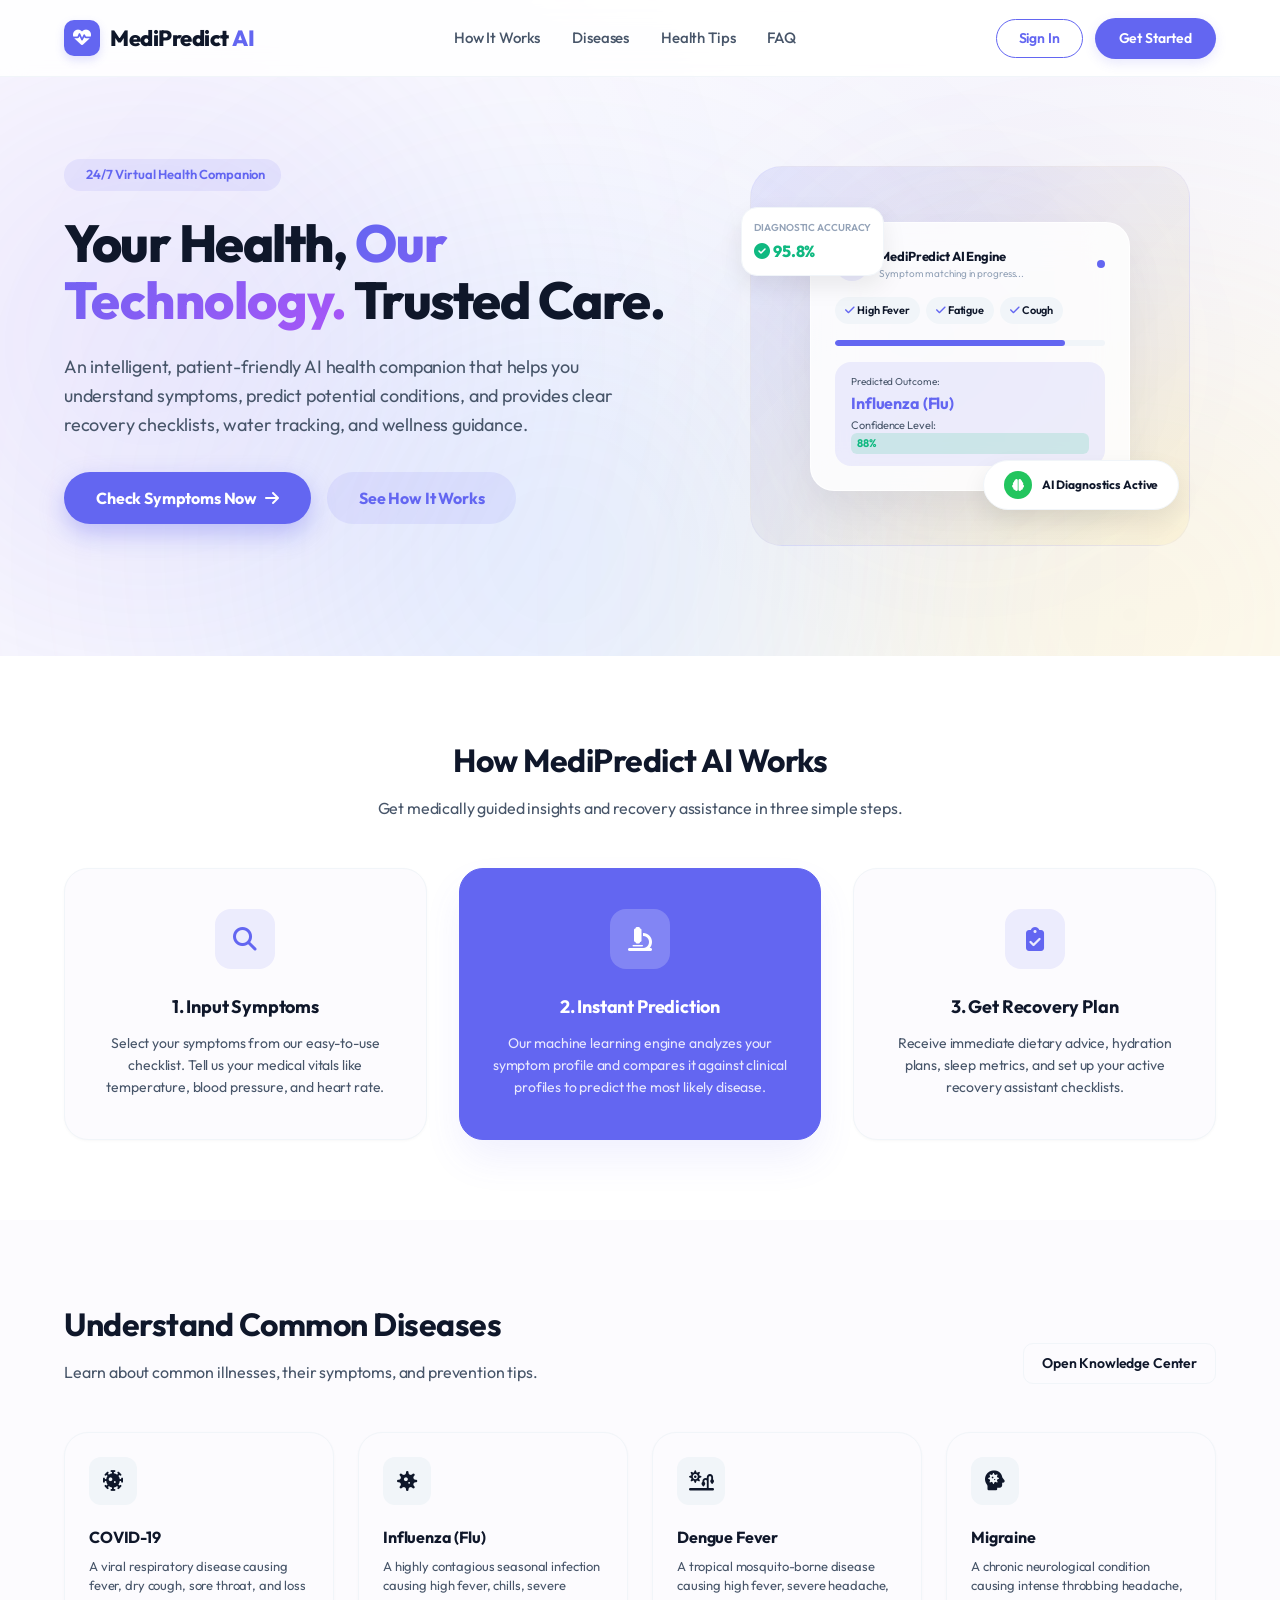
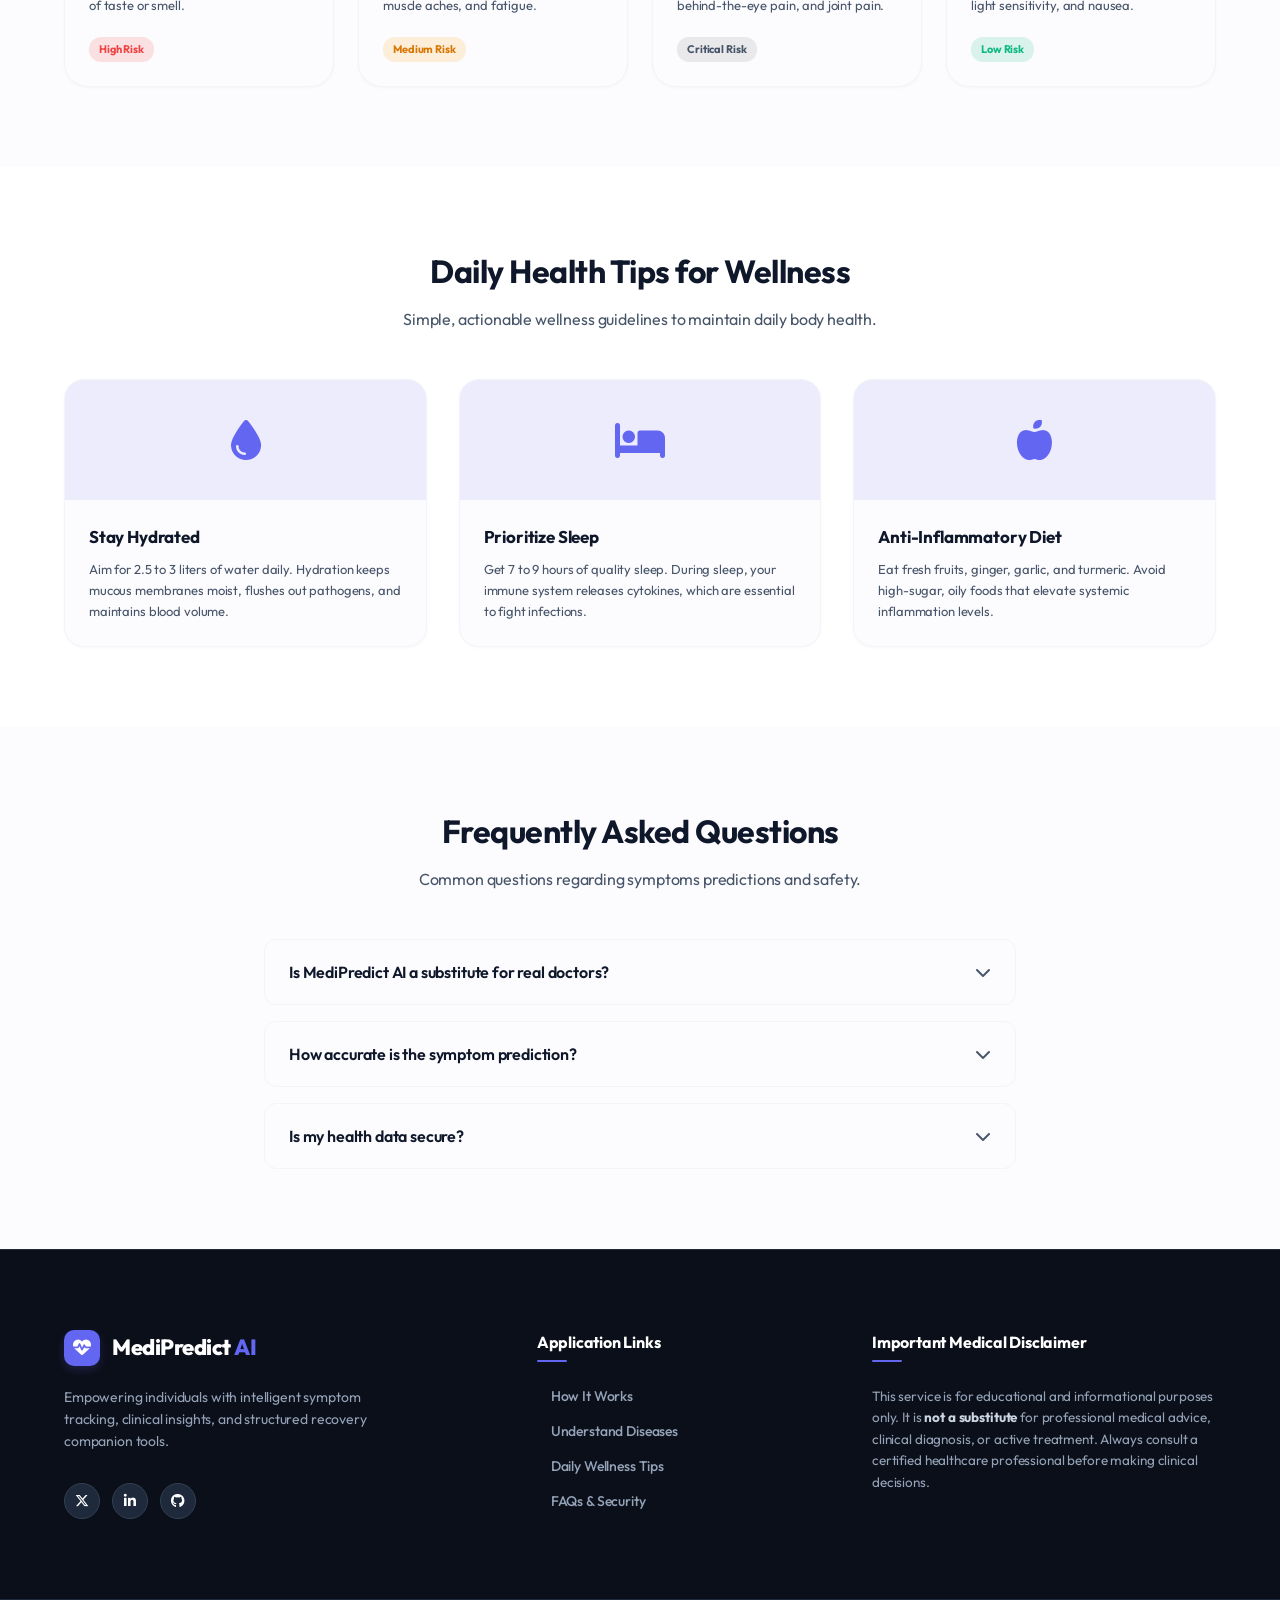
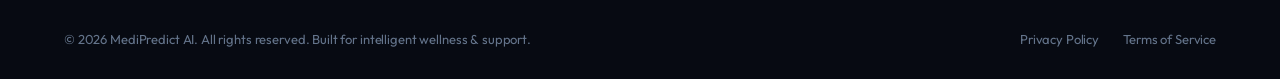
<file: frontend/index.html>
<!DOCTYPE html>
<html lang="en">
<head>
    <meta charset="UTF-8">
    <meta name="viewport" content="width=device-width, initial-scale=1.0">
    <title>MediPredict AI - Your Personal Health Companion</title>
    <link rel="stylesheet" href="css/landing.css">
    <link rel="stylesheet" href="https://cdnjs.cloudflare.com/ajax/libs/font-awesome/6.5.1/css/all.min.css">
    <link rel="preconnect" href="https://fonts.googleapis.com">
    <link rel="preconnect" href="https://fonts.gstatic.com" crossorigin>
    <link href="https://fonts.googleapis.com/css2?family=Outfit:wght@300;400;500;600;700&display=swap" rel="stylesheet">
    <script>
        // Set Theme instantly to light mode for the main page
        document.documentElement.setAttribute("data-theme", "light");
    </script>
</head>
<body>

    <!-- Ambient Background Blobs -->
    <div class="glow-blob blob-1"></div>
    <div class="glow-blob blob-2"></div>
    <div class="glow-blob blob-3"></div>

    <!-- Header Navigation -->
    <header class="navbar">
        <div class="nav-container">
            <div class="logo">
                <div class="logo-icon" style="background: var(--primary);"><i class="fa-solid fa-heart-pulse"></i></div>
                <span style="font-weight: 800; font-size: 22px; letter-spacing: -0.5px;">MediPredict <span style="color: var(--primary);">AI</span></span>
            </div>
            <nav class="nav-menu">
                <a href="#how-it-works" style="font-weight: 500;">How It Works</a>
                <a href="#disease-awareness" style="font-weight: 500;">Diseases</a>
                <a href="#health-tips" style="font-weight: 500;">Health Tips</a>
                <a href="#faq" style="font-weight: 500;">FAQ</a>
            </nav>
            <div class="nav-cta">
                <a href="login.html" class="btn-outline" style="border-radius: 50px; border-color: var(--primary); color: var(--primary); padding: 8px 22px;">Sign In</a>
                <a href="login.html?mode=register" class="btn-primary" style="border-radius: 50px; background: var(--primary); border: none; padding: 10px 24px; color: white;" >Get Started</a>
            </div>
        </div>
    </header>

    <!-- Hero Section -->
    <section class="hero" style="position: relative;">
        <div class="hero-container">
            <div class="hero-content">
                <span class="hero-badge" style="background: rgba(99, 102, 241, 0.1); color: var(--primary); font-weight: 600; padding: 6px 16px; border-radius: 50px;"><i class="fa-solid fa-sparkles"></i> 24/7 Virtual Health Companion</span>
                <h1 style="font-size: 52px; font-weight: 800; color: #0f172a; line-height: 1.1; margin-bottom: 24px; letter-spacing: -1.5px;">Your Health, <span style="background: linear-gradient(135deg, #6366f1 0%, #a855f7 100%); -webkit-background-clip: text; -webkit-text-fill-color: transparent;">Our Technology.</span> Trusted Care.</h1>
                <p style="font-size: 18px; color: var(--text-secondary); line-height: 1.6; margin-bottom: 32px; font-weight: 400;">An intelligent, patient-friendly AI health companion that helps you understand symptoms, predict potential conditions, and provides clear recovery checklists, water tracking, and wellness guidance.</p>
                <div class="hero-actions" style="margin-bottom: 32px;">
                    <a href="dashboard.html" class="btn-primary btn-lg" style="border-radius: 50px; padding: 14px 32px; background: var(--primary); font-weight: 700; box-shadow: 0 10px 25px rgba(99, 102, 241, 0.35);">Check Symptoms Now <i class="fa-solid fa-arrow-right"></i></a>
                    <a href="#how-it-works" class="btn-secondary btn-lg" style="border-radius: 50px; padding: 14px 32px; font-weight: 700; background: var(--primary-light); color: var(--primary);">See How It Works</a>
                </div>
                

            </div>
            
            <div class="hero-visual">
                <!-- Mockup frame -->
                <div class="hero-mockup-frame" style="position: relative; width: 100%; max-width: 440px; height: 380px; background: linear-gradient(135deg, rgba(99, 102, 241, 0.12) 0%, rgba(250, 204, 21, 0.08) 100%); border-radius: 32px; border: 1.5px solid rgba(99, 102, 241, 0.05); display: flex; align-items: center; justify-content: center; padding: 20px;">
                    
                    <!-- Floating checklist visual card -->
                    <div class="hero-glass-card" style="width: 100%; max-width: 320px; background: rgba(255, 255, 255, 0.85); backdrop-filter: blur(20px); border: 1.5px solid rgba(255, 255, 255, 0.8); border-radius: 24px; padding: 24px; box-shadow: 0 20px 40px rgba(0, 0, 0, 0.05); z-index: 2; transition: transform 0.3s ease;">
                        <div class="card-header" style="display:flex; justify-content:space-between; align-items:center; margin-bottom:16px;">
                            <div class="user-info" style="display:flex; align-items:center; gap:10px;">
                                <div class="avatar" style="width:34px; height:34px; border-radius:50%; background:var(--primary-light); color:var(--primary); display:flex; align-items:center; justify-content:center; font-size:14px;"><i class="fa-solid fa-user-doctor"></i></div>
                                <div>
                                    <h4 style="font-size:13px; font-weight:700;">MediPredict AI Engine</h4>
                                    <p style="font-size:10px; color:var(--text-muted);">Symptom matching in progress...</p>
                                </div>
                            </div>
                            <span class="pulse-dot" style="width:8px; height:8px; border-radius:50%; background:var(--primary); display:inline-block;"></span>
                        </div>
                        <div class="card-body">
                            <div class="symptom-tag-list" style="display:flex; gap:6px; flex-wrap:wrap; margin-bottom:16px;">
                                <span class="tag" style="background:#f1f5f9; padding:5px 10px; border-radius:30px; font-size:11px; font-weight:600; color:var(--text-primary);"><i class="fa-solid fa-check" style="color:var(--primary);"></i> High Fever</span>
                                <span class="tag" style="background:#f1f5f9; padding:5px 10px; border-radius:30px; font-size:11px; font-weight:600; color:var(--text-primary);"><i class="fa-solid fa-check" style="color:var(--primary);"></i> Fatigue</span>
                                <span class="tag" style="background:#f1f5f9; padding:5px 10px; border-radius:30px; font-size:11px; font-weight:600; color:var(--text-primary);"><i class="fa-solid fa-check" style="color:var(--primary);"></i> Cough</span>
                            </div>
                            <div class="loading-bar" style="width:100%; height:6px; background:#f1f5f9; border-radius:10px; overflow:hidden; margin-bottom:16px;">
                                <div class="bar-fill" style="width:85%; height:100%; background:var(--primary); animation: loadProgressBar 3s infinite ease-in-out;"></div>
                            </div>
                            <div class="prediction-box" style="background:var(--primary-light); border-radius:16px; padding:12px 16px;">
                                <span style="font-size:10px; color:var(--text-secondary);">Predicted Outcome:</span>
                                <strong style="font-size:16px; color:var(--primary); display:block; margin:2px 0;">Influenza (Flu)</strong>
                                <div class="confidence" style="font-size:11px; color:var(--text-secondary);">Confidence Level: <span class="badge-success" style="background:rgba(16, 185, 129, 0.15); color:#10b981; font-weight:700; padding:2px 6px; border-radius:6px;">88%</span></div>
                            </div>
                        </div>
                    </div>
                    
                    <!-- Floating badge widget -->
                    <div class="floating-mock-badge" style="position: absolute; bottom: 35px; right: 10px; background: white; border-radius: 50px; padding: 10px 20px; box-shadow: 0 10px 25px rgba(0, 0, 0, 0.08); display: flex; align-items: center; gap: 10px; border: 1.5px solid var(--border-color); z-index: 3; animation: hoverWidget 4s infinite ease-in-out;">
                        <div style="width: 28px; height: 28px; border-radius: 50%; background: #22c55e; color: white; display: flex; align-items: center; justify-content: center; font-size: 12px;"><i class="fa-solid fa-brain"></i></div>
                        <span style="font-size: 12px; font-weight: 700; color: #0f172a;">AI Diagnostics Active</span>
                    </div>

                    <!-- Left side floating info widget -->
                    <div class="floating-mock-badge-left" style="position: absolute; top: 40px; left: -10px; background: white; border-radius: 16px; padding: 12px; box-shadow: 0 10px 25px rgba(0, 0, 0, 0.08); border: 1.5px solid var(--border-color); z-index: 3; display: flex; flex-direction: column; gap: 4px; animation: hoverWidgetLeft 4s infinite ease-in-out; animation-delay: -2s;">
                        <span style="font-size: 10px; color: var(--text-muted); font-weight: 600; text-transform: uppercase;">Diagnostic Accuracy</span>
                        <span style="font-size: 16px; font-weight: 800; color: #10b981;"><i class="fa-solid fa-circle-check"></i> 95.8%</span>
                    </div>
                </div>
            </div>
        </div>
    </section>

    <!-- How It Works Section -->
    <section id="how-it-works" class="section bg-light">
        <div class="container text-center">
            <h2 class="section-title">How MediPredict AI Works</h2>
            <p class="section-subtitle">Get medically guided insights and recovery assistance in three simple steps.</p>
            
            <div class="steps-grid">
                <div class="step-card">
                    <div class="step-icon"><i class="fa-solid fa-magnifying-glass"></i></div>
                    <h3>1. Input Symptoms</h3>
                    <p>Select your symptoms from our easy-to-use checklist. Tell us your medical vitals like temperature, blood pressure, and heart rate.</p>
                </div>
                <div class="step-card active">
                    <div class="step-icon"><i class="fa-solid fa-microscope"></i></div>
                    <h3>2. Instant Prediction</h3>
                    <p>Our machine learning engine analyzes your symptom profile and compares it against clinical profiles to predict the most likely disease.</p>
                </div>
                <div class="step-card">
                    <div class="step-icon"><i class="fa-solid fa-clipboard-check"></i></div>
                    <h3>3. Get Recovery Plan</h3>
                    <p>Receive immediate dietary advice, hydration plans, sleep metrics, and set up your active recovery assistant checklists.</p>
                </div>
            </div>
        </div>
    </section>

    <!-- Disease Awareness Cards Section -->
    <section id="disease-awareness" class="section">
        <div class="container">
            <div class="section-header">
                <div>
                    <h2 class="section-title">Understand Common Diseases</h2>
                    <p class="section-subtitle">Learn about common illnesses, their symptoms, and prevention tips.</p>
                </div>
                <a href="dashboard.html" class="btn-outline">Open Knowledge Center</a>
            </div>
            
            <div class="disease-grid">
                <div class="disease-card">
                    <div class="card-icon"><i class="fa-solid fa-virus-covid"></i></div>
                    <h3>COVID-19</h3>
                    <p>A viral respiratory disease causing fever, dry cough, sore throat, and loss of taste or smell.</p>
                    <span class="risk-level risk-high">High Risk</span>
                </div>
                <div class="disease-card">
                    <div class="card-icon"><i class="fa-solid fa-virus"></i></div>
                    <h3>Influenza (Flu)</h3>
                    <p>A highly contagious seasonal infection causing high fever, chills, severe muscle aches, and fatigue.</p>
                    <span class="risk-level risk-medium">Medium Risk</span>
                </div>
                <div class="disease-card">
                    <div class="card-icon"><i class="fa-solid fa-sun-plant-wilt"></i></div>
                    <h3>Dengue Fever</h3>
                    <p>A tropical mosquito-borne disease causing high fever, severe headache, behind-the-eye pain, and joint pain.</p>
                    <span class="risk-level risk-critical">Critical Risk</span>
                </div>
                <div class="disease-card">
                    <div class="card-icon"><i class="fa-solid fa-head-side-virus"></i></div>
                    <h3>Migraine</h3>
                    <p>A chronic neurological condition causing intense throbbing headache, light sensitivity, and nausea.</p>
                    <span class="risk-level risk-low">Low Risk</span>
                </div>
            </div>
        </div>
    </section>

    <!-- Health Tips Section -->
    <section id="health-tips" class="section bg-light">
        <div class="container">
            <h2 class="section-title text-center">Daily Health Tips for Wellness</h2>
            <p class="section-subtitle text-center">Simple, actionable wellness guidelines to maintain daily body health.</p>
            
            <div class="tips-grid">
                <div class="tip-card">
                    <div class="tip-image"><i class="fa-solid fa-droplet"></i></div>
                    <div class="tip-content">
                        <h3>Stay Hydrated</h3>
                        <p>Aim for 2.5 to 3 liters of water daily. Hydration keeps mucous membranes moist, flushes out pathogens, and maintains blood volume.</p>
                    </div>
                </div>
                <div class="tip-card">
                    <div class="tip-image"><i class="fa-solid fa-bed"></i></div>
                    <div class="tip-content">
                        <h3>Prioritize Sleep</h3>
                        <p>Get 7 to 9 hours of quality sleep. During sleep, your immune system releases cytokines, which are essential to fight infections.</p>
                    </div>
                </div>
                <div class="tip-card">
                    <div class="tip-image"><i class="fa-solid fa-apple-whole"></i></div>
                    <div class="tip-content">
                        <h3>Anti-Inflammatory Diet</h3>
                        <p>Eat fresh fruits, ginger, garlic, and turmeric. Avoid high-sugar, oily foods that elevate systemic inflammation levels.</p>
                    </div>
                </div>
            </div>
        </div>
    </section>







    <!-- FAQ Section -->
    <section id="faq" class="section">
        <div class="container max-width-md">
            <h2 class="section-title text-center">Frequently Asked Questions</h2>
            <p class="section-subtitle text-center">Common questions regarding symptoms predictions and safety.</p>
            
            <div class="faq-list">
                <div class="faq-item">
                    <div class="faq-question">
                        <span>Is MediPredict AI a substitute for real doctors?</span>
                        <i class="fa-solid fa-chevron-down"></i>
                    </div>
                    <div class="faq-answer">
                        <p>No. MediPredict AI is an educational assistant designed to help patients understand symptom patterns. It is not a clinical diagnosis. Always consult a certified healthcare professional for medical diagnoses and treatment plans.</p>
                    </div>
                </div>
                <div class="faq-item">
                    <div class="faq-question">
                        <span>How accurate is the symptom prediction?</span>
                        <i class="fa-solid fa-chevron-down"></i>
                    </div>
                    <div class="faq-answer">
                        <p>Our machine learning classifier is trained on symptom-disease patterns. While highly accurate in analyzing data matching the symptom profiles, it is intended for educational guidance only.</p>
                    </div>
                </div>
                <div class="faq-item">
                    <div class="faq-question">
                        <span>Is my health data secure?</span>
                        <i class="fa-solid fa-chevron-down"></i>
                    </div>
                    <div class="faq-answer">
                        <p>Yes. Your diagnostic histories are stored securely in a dedicated MongoDB Atlas cluster and are only accessible through your private practitioner/user token credentials.</p>
                    </div>
                </div>
            </div>
        </div>
    </section>

    <!-- Footer -->
    <!-- Footer -->
    <footer class="main-footer">
        <div class="container footer-grid">
            <div class="footer-brand-section">
                <div class="logo">
                    <div class="logo-icon"><i class="fa-solid fa-heart-pulse"></i></div>
                    <span class="logo-text">MediPredict <span class="accent">AI</span></span>
                </div>
                <p class="brand-tagline">Empowering individuals with intelligent symptom tracking, clinical insights, and structured recovery companion tools.</p>
                <div class="social-links">
                    <a href="#" class="social-btn" title="Twitter"><i class="fa-brands fa-x-twitter"></i></a>
                    <a href="#" class="social-btn" title="LinkedIn"><i class="fa-brands fa-linkedin-in"></i></a>
                    <a href="#" class="social-btn" title="GitHub"><i class="fa-brands fa-github"></i></a>
                </div>
            </div>
            
            <div class="footer-links-section">
                <h4 class="footer-title">Application Links</h4>
                <nav class="footer-links">
                    <a href="#how-it-works"><i class="fa-solid fa-chevron-right link-arrow"></i> How It Works</a>
                    <a href="#disease-awareness"><i class="fa-solid fa-chevron-right link-arrow"></i> Understand Diseases</a>
                    <a href="#health-tips"><i class="fa-solid fa-chevron-right link-arrow"></i> Daily Wellness Tips</a>
                    <a href="#faq"><i class="fa-solid fa-chevron-right link-arrow"></i> FAQs & Security</a>
                </nav>
            </div>
            
            <div class="footer-disclaimer-section">
                <h4 class="footer-title">Important Medical Disclaimer</h4>
                <p class="disclaimer-text">This service is for educational and informational purposes only. It is <strong>not a substitute</strong> for professional medical advice, clinical diagnosis, or active treatment. Always consult a certified healthcare professional before making clinical decisions.</p>
            </div>
        </div>
        
        <div class="footer-bottom">
            <div class="container bottom-container">
                <p class="copyright">&copy; 2026 MediPredict AI. All rights reserved. Built for intelligent wellness & support.</p>
                <div class="bottom-links">
                    <a href="#">Privacy Policy</a>
                    <a href="#">Terms of Service</a>
                </div>
            </div>
        </div>
    </footer>

    <script>
        // FAQ Accordion Toggle Logic
        document.querySelectorAll(".faq-question").forEach(item => {
            item.addEventListener("click", () => {
                const parent = item.parentElement;
                const wasActive = parent.classList.contains("active");
                
                document.querySelectorAll(".faq-item").forEach(el => el.classList.remove("active"));
                
                if (!wasActive) {
                    parent.classList.add("active");
                }
            });
        });
    </script>
</body>
</html>
</file>
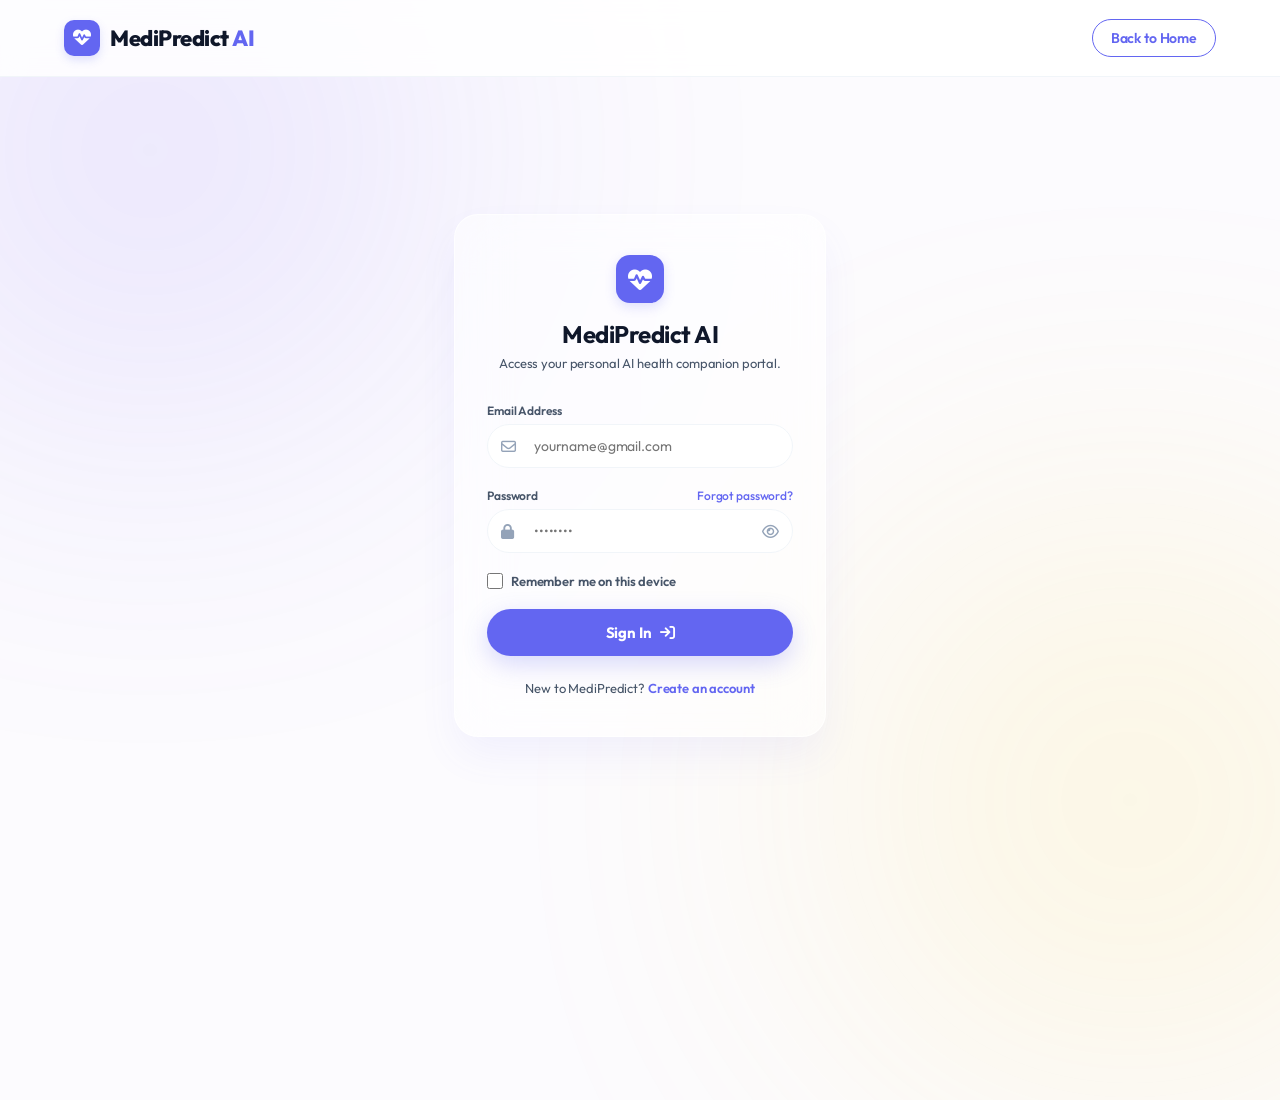
<file: frontend/login.html>
<!DOCTYPE html>
<html lang="en">
<head>
    <meta charset="UTF-8">
    <meta name="viewport" content="width=device-width, initial-scale=1.0">
    <title>MediPredict AI - Patient Portal</title>
    <link rel="stylesheet" href="css/auth.css">
    <link rel="stylesheet" href="https://cdnjs.cloudflare.com/ajax/libs/font-awesome/6.5.1/css/all.min.css">
    <link rel="preconnect" href="https://fonts.googleapis.com">
    <link rel="preconnect" href="https://fonts.gstatic.com" crossorigin>
    <link href="https://fonts.googleapis.com/css2?family=Outfit:wght@300;400;500;600;700&display=swap" rel="stylesheet">
    <script>
        // Force light theme
        document.documentElement.setAttribute("data-theme", "light");
        
        // Secure Instant Session Verification and auto-login
        (function() {
            const token = localStorage.getItem("token") || sessionStorage.getItem("token");
            const user = localStorage.getItem("user") || sessionStorage.getItem("user");
            if (token && user) {
                window.location.href = "dashboard.html";
            }
        })();
    </script>
</head>
<body>

    <!-- Header Navigation -->
    <header class="navbar">
        <div class="nav-container">
            <a href="index.html" class="logo">
                <div class="logo-icon"><i class="fa-solid fa-heart-pulse"></i></div>
                <span style="font-weight: 800; font-size: 22px; letter-spacing: -0.5px;">MediPredict <span style="color: var(--primary);">AI</span></span>
            </a>
            <div class="nav-cta">
                <a href="index.html" class="btn-outline">Back to Home</a>
            </div>
        </div>
    </header>

    <!-- Ambient Subtle Blue Glow Blobs -->
    <div class="glow-blob blob-1"></div>
    <div class="glow-blob blob-2"></div>

    <!-- Toast Notifications Container -->
    <div class="toast-container" id="toastContainer"></div>

    <div class="auth-wrapper">
        <!-- Login Card -->
        <div class="auth-card fade-in" id="loginCard">
            <div class="brand">
                <div class="brand-icon">
                    <i class="fa-solid fa-heart-pulse"></i>
                </div>
                <h1>MediPredict AI</h1>
                <p>Access your personal AI health companion portal.</p>
            </div>

            <form id="loginForm" onsubmit="handleLogin(event)">
                <div class="form-group">
                    <label for="loginEmail">Email Address</label>
                    <div class="input-wrapper">
                        <i class="fa-regular fa-envelope input-icon"></i>
                        <input type="email" id="loginEmail" placeholder="yourname@gmail.com" required>
                    </div>
                </div>

                <div class="form-group">
                    <div class="label-row">
                        <label for="loginPassword">Password</label>
                        <a href="#" onclick="toggleAuthMode('forgot')" class="forgot-link">Forgot password?</a>
                    </div>
                    <div class="input-wrapper password-wrapper">
                        <i class="fa-solid fa-lock input-icon"></i>
                        <input type="password" id="loginPassword" placeholder="••••••••" required>
                        <span class="toggle-password" onclick="togglePassword('loginPassword', this)">
                            <i class="fa-regular fa-eye"></i>
                        </span>
                    </div>
                </div>

                <!-- Remember Me Checkbox -->
                <div class="form-group" style="display: flex; flex-direction: row; align-items: center; gap: 8px; margin-bottom: 20px;">
                    <input type="checkbox" id="loginRememberMe" style="width: 16px; height: 16px; cursor: pointer;">
                    <label for="loginRememberMe" style="font-size: 13px; color: var(--text-secondary); cursor: pointer; margin-bottom: 0; user-select: none;">Remember me on this device</label>
                </div>

                <button type="submit" class="btn-primary">
                    <span>Sign In</span>
                    <i class="fa-solid fa-arrow-right-to-bracket"></i>
                </button>
            </form>

            <div class="auth-footer">
                New to MediPredict? <a href="#" onclick="toggleAuthMode('register')">Create an account</a>
            </div>
        </div>

        <!-- Register Card -->
        <div class="auth-card fade-in hidden" id="registerCard">
            <div class="brand">
                <div class="brand-icon">
                    <i class="fa-solid fa-user-plus"></i>
                </div>
                <h1>Create Account</h1>
                <p>Register to start tracking symptoms and recovery progress.</p>
            </div>

            <form id="registerForm" onsubmit="handleRegister(event)">
                <div class="form-group">
                    <label for="registerName">Full Name</label>
                    <div class="input-wrapper">
                        <i class="fa-regular fa-user input-icon"></i>
                        <input type="text" id="registerName" placeholder="John Doe" required>
                    </div>
                </div>

                <div class="form-group">
                    <label for="registerEmail">Email Address</label>
                    <div class="input-wrapper">
                        <i class="fa-regular fa-envelope input-icon"></i>
                        <input type="email" id="registerEmail" placeholder="yourname@gmail.com" required>
                    </div>
                </div>

                <div class="form-group">
                    <label for="registerPassword">Password</label>
                    <div class="input-wrapper password-wrapper">
                        <i class="fa-solid fa-lock input-icon"></i>
                        <input type="password" id="registerPassword" placeholder="••••••••" required>
                        <span class="toggle-password" onclick="togglePassword('registerPassword', this)">
                            <i class="fa-regular fa-eye"></i>
                        </span>
                    </div>
                    <!-- Password strength indicator -->
                    <div id="registerPasswordStrengthDisplay" style="font-size: 11px; margin-top: 6px; font-weight: 500;"></div>
                </div>

                <button type="submit" class="btn-primary">
                    <span>Create Account</span>
                    <i class="fa-solid fa-user-check"></i>
                </button>
            </form>

            <div class="auth-footer">
                Already have an account? <a href="#" onclick="toggleAuthMode('login')">Sign In</a>
            </div>
        </div>

        <!-- Forgot Password Card -->
        <div class="auth-card fade-in hidden" id="forgotCard">
            <div class="brand">
                <div class="brand-icon">
                    <i class="fa-solid fa-key"></i>
                </div>
                <h1>Reset Password</h1>
                <p>Enter your email address and we'll send you a password reset code.</p>
            </div>

            <form id="forgotForm" onsubmit="handleForgotPassword(event)">
                <div class="form-group">
                    <label for="forgotEmail">Email Address</label>
                    <div class="input-wrapper">
                        <i class="fa-regular fa-envelope input-icon"></i>
                        <input type="email" id="forgotEmail" placeholder="yourname@gmail.com" required>
                    </div>
                </div>

                <button type="submit" class="btn-primary">
                    <span>Send Reset Code</span>
                    <i class="fa-solid fa-paper-plane"></i>
                </button>
            </form>

            <div class="auth-footer">
                Remember your password? <a href="#" onclick="toggleAuthMode('login')">Back to Sign In</a>
            </div>
        </div>

        <!-- Reset Password Verification Card -->
        <div class="auth-card fade-in hidden" id="resetCard">
            <div class="brand">
                <div class="brand-icon">
                    <i class="fa-solid fa-lock-open"></i>
                </div>
                <h1>Enter New Password</h1>
                <p>Input the verification code and set your new account password.</p>
            </div>

            <form id="resetForm" onsubmit="handleResetPassword(event)">
                <div class="form-group">
                    <label for="resetEmail">Email Address</label>
                    <div class="input-wrapper">
                        <i class="fa-regular fa-envelope input-icon"></i>
                        <input type="email" id="resetEmail" placeholder="yourname@gmail.com" required>
                    </div>
                </div>

                <div class="form-group">
                    <label for="resetCode">Verification Code</label>
                    <div class="input-wrapper">
                        <i class="fa-solid fa-key input-icon"></i>
                        <input type="text" id="resetCode" placeholder="Enter reset code" required>
                    </div>
                </div>

                <div class="form-group">
                    <label for="resetPassword">New Password</label>
                    <div class="input-wrapper password-wrapper">
                        <i class="fa-solid fa-lock input-icon"></i>
                        <input type="password" id="resetPassword" placeholder="••••••••" required>
                        <span class="toggle-password" onclick="togglePassword('resetPassword', this)">
                            <i class="fa-regular fa-eye"></i>
                        </span>
                    </div>
                    <!-- Password strength indicator -->
                    <div id="resetPasswordStrengthDisplay" style="font-size: 11px; margin-top: 6px; font-weight: 500;"></div>
                </div>

                <button type="submit" class="btn-primary">
                    <span>Update Password</span>
                    <i class="fa-solid fa-check"></i>
                </button>
            </form>

            <div class="auth-footer">
                Remember your password? <a href="#" onclick="toggleAuthMode('login')">Back to Sign In</a>
            </div>
        </div>
    </div>

    <script src="js/auth.js"></script>
</body>
</html>
</file>
<file: frontend/css/landing.css>
/* MediPredict AI - Premium Landing Page Stylesheet */
@import url('https://fonts.googleapis.com/css2?family=Outfit:wght@300;400;500;600;700;800&display=swap');

:root {
    --primary: #6366f1; /* Premium Violet-Indigo */
    --primary-hover: #4f46e5;
    --primary-light: rgba(99, 102, 241, 0.1);
    --secondary: #facc15; /* Soft Warm Yellow */
    --text-primary: #0f172a;
    --text-secondary: #475569;
    --text-muted: #94a3b8;
    --bg-primary: #fcfbfe;
    --bg-secondary: #ffffff;
    --border-color: #f1f5f9;
    --shadow-sm: 0 1px 3px rgba(0, 0, 0, 0.03);
    --shadow-md: 0 8px 30px rgba(99, 102, 241, 0.06);
    --shadow-lg: 0 20px 40px -4px rgba(99, 102, 241, 0.1);
}

* {
    margin: 0;
    padding: 0;
    box-sizing: border-box;
    font-family: 'Outfit', sans-serif;
    scroll-behavior: smooth;
    letter-spacing: -0.01em;
}

/* Ambient Glowing Background Blobs */
.glow-blob {
    position: absolute;
    width: 600px;
    height: 600px;
    border-radius: 50%;
    filter: blur(150px);
    opacity: 0.14;
    z-index: -1;
    pointer-events: none;
    animation: floatBlob 20s infinite alternate ease-in-out;
}

.blob-1 {
    background: radial-gradient(circle, #8b5cf6 0%, #6366f1 100%);
    top: 5%;
    left: -150px;
}

.blob-2 {
    background: radial-gradient(circle, #fde047 0%, #facc15 100%);
    top: 35%;
    right: -150px;
    animation-delay: -6s;
}

.blob-3 {
    background: radial-gradient(circle, #3b82f6 0%, #60a5fa 100%);
    bottom: 5%;
    left: 20%;
    animation-delay: -12s;
}

@keyframes floatBlob {
    0% {
        transform: translate(0px, 0px) scale(1);
    }
    50% {
        transform: translate(60px, -80px) scale(1.15);
    }
    100% {
        transform: translate(-30px, 30px) scale(0.9);
    }
}

html, body {
    overflow-x: hidden;
    width: 100%;
}

body {
    background-color: var(--bg-primary);
    color: var(--text-primary);
    line-height: 1.5;
}

.container {
    max-width: 1200px;
    margin: 0 auto;
    padding: 0 24px;
}

.max-width-md {
    max-width: 800px;
    margin: 0 auto;
}

.text-center {
    text-align: center;
}

/* Header & Navbar */
.navbar {
    position: sticky;
    top: 0;
    z-index: 100;
    background-color: rgba(255, 255, 255, 0.85);
    backdrop-filter: blur(12px);
    -webkit-backdrop-filter: blur(12px);
    border-bottom: 1px solid var(--border-color);
}

.nav-container {
    max-width: 1200px;
    margin: 0 auto;
    height: 76px;
    display: flex;
    align-items: center;
    justify-content: space-between;
    padding: 0 24px;
}

.logo {
    display: flex;
    align-items: center;
    gap: 10px;
    font-size: 20px;
    font-weight: 700;
    color: var(--text-primary);
}

.logo-icon {
    width: 36px;
    height: 36px;
    border-radius: 10px;
    background-color: var(--primary);
    color: #ffffff;
    display: flex;
    align-items: center;
    justify-content: center;
    font-size: 18px;
    box-shadow: 0 4px 10px rgba(99, 102, 241, 0.2);
}

.nav-menu {
    display: flex;
    align-items: center;
    gap: 32px;
}

.nav-menu a {
    text-decoration: none;
    color: var(--text-secondary);
    font-weight: 500;
    font-size: 15px;
    transition: color 0.2s ease;
}

.nav-menu a:hover {
    color: var(--primary);
}

.nav-cta {
    display: flex;
    align-items: center;
    gap: 12px;
}

/* Buttons */
.btn-primary {
    background-color: var(--primary);
    color: #ffffff;
    border: none;
    padding: 10px 20px;
    border-radius: 10px;
    font-weight: 600;
    font-size: 14px;
    text-decoration: none;
    cursor: pointer;
    display: inline-flex;
    align-items: center;
    gap: 8px;
    transition: all 0.2s ease;
    box-shadow: 0 4px 12px rgba(99, 102, 241, 0.15);
}

.btn-primary:hover {
    background-color: var(--primary-hover);
    transform: translateY(-1px);
    box-shadow: 0 6px 16px rgba(99, 102, 241, 0.25);
}

.btn-outline {
    background-color: transparent;
    color: var(--text-primary);
    border: 1.5px solid var(--border-color);
    padding: 9px 18px;
    border-radius: 10px;
    font-weight: 600;
    font-size: 14px;
    text-decoration: none;
    cursor: pointer;
    transition: all 0.2s ease;
}

.btn-outline:hover {
    background-color: var(--bg-secondary);
    border-color: var(--text-secondary);
}

.btn-secondary {
    background-color: var(--primary-light);
    color: var(--primary);
    border: none;
    padding: 10px 20px;
    border-radius: 10px;
    font-weight: 600;
    font-size: 14px;
    text-decoration: none;
    transition: all 0.2s ease;
}

.btn-secondary:hover {
    background-color: rgba(99, 102, 241, 0.14);
}

.btn-lg {
    padding: 14px 28px;
    font-size: 16px;
    border-radius: 12px;
}

/* Hero Section */
.hero {
    padding: 80px 0 100px 0;
    background: radial-gradient(circle at 80% 20%, rgba(99, 102, 241, 0.05), transparent 45%);
    overflow: hidden;
}

.hero-container {
    max-width: 1200px;
    margin: 0 auto;
    padding: 0 24px;
    display: grid;
    grid-template-columns: 1.1fr 0.9fr;
    gap: 60px;
    align-items: center;
}

.hero-badge {
    display: inline-flex;
    align-items: center;
    gap: 6px;
    background-color: var(--primary-light);
    color: var(--primary);
    font-weight: 600;
    font-size: 13px;
    padding: 6px 12px;
    border-radius: 20px;
    margin-bottom: 24px;
}

.hero-content h1 {
    font-size: 48px;
    font-weight: 700;
    line-height: 1.15;
    letter-spacing: -1px;
    color: var(--text-primary);
    margin-bottom: 20px;
}

.text-highlight {
    color: var(--primary);
}

.hero-content p {
    font-size: 17px;
    color: var(--text-secondary);
    margin-bottom: 36px;
    line-height: 1.6;
}

.hero-actions {
    display: flex;
    align-items: center;
    gap: 16px;
    margin-bottom: 48px;
}

.hero-stats {
    display: flex;
    align-items: center;
    gap: 40px;
    border-top: 1px solid var(--border-color);
    padding-top: 32px;
}

.stat-item {
    display: flex;
    flex-direction: column;
}

.stat-item strong {
    font-size: 24px;
    font-weight: 700;
    color: var(--text-primary);
}

.stat-item span {
    font-size: 13px;
    color: var(--text-muted);
}

/* Hero Glass Card Representation */
.hero-visual {
    display: flex;
    justify-content: center;
    align-items: center;
    position: relative;
}

.hero-visual::before {
    content: '';
    position: absolute;
    width: 250px;
    height: 250px;
    background-color: var(--primary-light);
    filter: blur(80px);
    border-radius: 50%;
    z-index: 1;
}

.hero-glass-card {
    background-color: rgba(255, 255, 255, 0.75);
    border: 1px solid rgba(226, 232, 240, 0.8);
    border-radius: 24px;
    padding: 28px;
    width: 100%;
    max-width: 400px;
    box-shadow: var(--shadow-lg);
    backdrop-filter: blur(16px);
    z-index: 2;
}

.card-header {
    display: flex;
    justify-content: space-between;
    align-items: center;
    margin-bottom: 24px;
}

.user-info {
    display: flex;
    align-items: center;
    gap: 12px;
}

.avatar {
    width: 36px;
    height: 36px;
    border-radius: 50%;
    background-color: var(--primary-light);
    color: var(--primary);
    display: flex;
    align-items: center;
    justify-content: center;
}

.user-info h4 {
    font-size: 14px;
    font-weight: 600;
}

.user-info p {
    font-size: 11px;
    color: var(--text-muted);
}

.pulse-dot {
    width: 8px;
    height: 8px;
    border-radius: 50%;
    background-color: var(--primary);
    animation: pulse-ring 1.5s infinite;
}

@keyframes pulse-ring {
    0% { transform: scale(0.9); opacity: 1; }
    50% { transform: scale(1.2); opacity: 0.5; }
    100% { transform: scale(0.9); opacity: 1; }
}

.symptom-tag-list {
    display: flex;
    flex-wrap: wrap;
    gap: 8px;
    margin-bottom: 20px;
}

.tag {
    background-color: #f1f5f9;
    padding: 6px 12px;
    border-radius: 20px;
    font-size: 12px;
    font-weight: 500;
}

.loading-bar {
    width: 100%;
    height: 6px;
    background-color: #f1f5f9;
    border-radius: 3px;
    overflow: hidden;
    margin-bottom: 24px;
}

.bar-fill {
    width: 70%;
    height: 100%;
    background-color: var(--primary);
    border-radius: 3px;
}

.prediction-box {
    background-color: var(--primary-light);
    border-radius: 16px;
    padding: 16px;
}

.prediction-box span {
    font-size: 11px;
    color: var(--text-secondary);
    display: block;
}

.prediction-box strong {
    font-size: 18px;
    color: var(--primary);
    display: block;
    margin: 2px 0 6px 0;
}

.confidence {
    font-size: 12px;
}

.badge-success {
    background-color: rgba(16, 185, 129, 0.15);
    color: #10b981;
    font-weight: 700;
    padding: 2px 8px;
    border-radius: 12px;
}

/* Sections */
.section {
    padding: 80px 0;
}

.bg-light {
    background-color: var(--bg-secondary);
}

.section-title {
    font-size: 32px;
    font-weight: 700;
    letter-spacing: -0.5px;
    margin-bottom: 12px;
}

.section-subtitle {
    font-size: 16px;
    color: var(--text-secondary);
    margin-bottom: 48px;
}

/* Steps Grid */
.steps-grid {
    display: grid;
    grid-template-columns: repeat(3, 1fr);
    gap: 32px;
}

.step-card {
    background-color: var(--bg-primary);
    border: 1.5px solid var(--border-color);
    padding: 40px 32px;
    border-radius: 24px;
    box-shadow: var(--shadow-sm);
    transition: all 0.3s cubic-bezier(0.16, 1, 0.3, 1);
}

.step-card:hover {
    transform: translateY(-6px);
    box-shadow: var(--shadow-lg);
    border-color: var(--primary-light);
}

.step-card.active {
    background: var(--primary);
    color: #ffffff;
    border-color: var(--primary);
    box-shadow: var(--shadow-lg);
}

.step-card.active .step-icon {
    background-color: rgba(255, 255, 255, 0.2);
    color: #ffffff;
}

.step-card.active h3 {
    color: #ffffff;
}

.step-card.active p {
    color: rgba(255, 255, 255, 0.85);
}

.step-icon {
    width: 60px;
    height: 60px;
    border-radius: 16px;
    background-color: var(--primary-light);
    color: var(--primary);
    font-size: 24px;
    display: flex;
    align-items: center;
    justify-content: center;
    margin: 0 auto 24px auto;
}

.step-card h3 {
    font-size: 18px;
    font-weight: 700;
    margin-bottom: 12px;
}

.step-card p {
    font-size: 14px;
    color: var(--text-secondary);
    line-height: 1.6;
}

/* Disease Awareness */
.section-header {
    display: flex;
    justify-content: space-between;
    align-items: flex-end;
    margin-bottom: 48px;
}

.section-header .section-subtitle {
    margin-bottom: 0;
}

.disease-grid {
    display: grid;
    grid-template-columns: repeat(4, 1fr);
    gap: 24px;
}

.disease-card {
    background-color: var(--bg-primary);
    border: 1.5px solid var(--border-color);
    border-radius: 24px;
    padding: 24px;
    box-shadow: var(--shadow-sm);
    transition: all 0.3s cubic-bezier(0.16, 1, 0.3, 1);
}

.disease-card:hover {
    transform: translateY(-6px);
    box-shadow: var(--shadow-lg);
    border-color: var(--primary);
}

.card-icon {
    width: 48px;
    height: 48px;
    border-radius: 12px;
    background-color: #f1f5f9;
    color: var(--text-primary);
    display: flex;
    align-items: center;
    justify-content: center;
    font-size: 20px;
    margin-bottom: 20px;
}

.disease-card h3 {
    font-size: 16px;
    font-weight: 700;
    margin-bottom: 8px;
}

.disease-card p {
    font-size: 13px;
    color: var(--text-secondary);
    margin-bottom: 20px;
    line-height: 1.5;
}

.risk-level {
    display: inline-block;
    font-size: 11px;
    font-weight: 700;
    padding: 4px 10px;
    border-radius: 12px;
}

.risk-low { background-color: rgba(16, 185, 129, 0.15); color: #10b981; }
.risk-medium { background-color: rgba(245, 158, 11, 0.15); color: #d97706; }
.risk-high { background-color: rgba(239, 68, 68, 0.15); color: #ef4444; }
.risk-critical { background-color: rgba(120, 119, 119, 0.15); color: #475569; }

/* Health Tips */
.tips-grid {
    display: grid;
    grid-template-columns: repeat(3, 1fr);
    gap: 32px;
}

.tip-card {
    background-color: var(--bg-primary);
    border: 1px solid var(--border-color);
    border-radius: 20px;
    overflow: hidden;
    display: flex;
    flex-direction: column;
    box-shadow: var(--shadow-sm);
}

.tip-image {
    height: 120px;
    background-color: var(--primary-light);
    color: var(--primary);
    display: flex;
    align-items: center;
    justify-content: center;
    font-size: 40px;
}

.tip-content {
    padding: 24px;
}

.tip-content h3 {
    font-size: 17px;
    font-weight: 700;
    margin-bottom: 10px;
}

.tip-content p {
    font-size: 13px;
    color: var(--text-secondary);
    line-height: 1.6;
}

/* Testimonials */
.testimonials-grid {
    display: grid;
    grid-template-columns: 1fr 1fr;
    gap: 32px;
}

.testimonial-card {
    background-color: var(--bg-primary);
    border: 1px solid var(--border-color);
    border-radius: 20px;
    padding: 32px;
    box-shadow: var(--shadow-sm);
}

.quote {
    font-style: italic;
    color: var(--text-secondary);
    margin-bottom: 24px;
    font-size: 15px;
}

.user {
    display: flex;
    align-items: center;
    gap: 12px;
}

.user-avatar {
    width: 40px;
    height: 40px;
    border-radius: 50%;
    background-color: var(--primary);
    color: #ffffff;
    display: flex;
    align-items: center;
    justify-content: center;
    font-weight: 700;
}

.user h4 {
    font-size: 14px;
    font-weight: 600;
}

.user p {
    font-size: 11px;
    color: var(--text-muted);
}

/* FAQ Accordion */
.faq-list {
    display: flex;
    flex-direction: column;
    gap: 16px;
}

.faq-item {
    background-color: var(--bg-primary);
    border: 1px solid var(--border-color);
    border-radius: 12px;
    overflow: hidden;
    transition: all 0.2s ease;
}

.faq-question {
    padding: 20px 24px;
    display: flex;
    justify-content: space-between;
    align-items: center;
    font-weight: 600;
    cursor: pointer;
    user-select: none;
}

.faq-question i {
    transition: transform 0.2s ease;
    color: var(--text-secondary);
}

.faq-answer {
    padding: 0 24px;
    max-height: 0;
    overflow: hidden;
    transition: all 0.2s cubic-bezier(0.16, 1, 0.3, 1);
    color: var(--text-secondary);
    font-size: 14px;
    line-height: 1.6;
}

.faq-item.active {
    border-color: var(--primary);
}

.faq-item.active .faq-question i {
    transform: rotate(180deg);
    color: var(--primary);
}

.faq-item.active .faq-answer {
    padding-bottom: 20px;
    max-height: 200px;
}

/* Footer */
.footer {
    background-color: var(--text-primary);
    color: #ffffff;
    padding: 60px 0;
    border-top: 1px solid #1e293b;
}

.footer .logo {
    color: #ffffff;
}

.footer .logo-icon {
    box-shadow: none;
}

.footer-brand {
    margin-bottom: 28px;
}

.footer-brand p {
    color: var(--text-muted);
    font-size: 14px;
    margin-top: 12px;
}

.footer-links p {
    color: var(--text-muted);
    font-size: 13px;
    border-top: 1px solid #1e293b;
    padding-top: 24px;
}

/* Responsive */
@media (max-width: 992px) {
    .hero-container {
        grid-template-columns: 1fr;
        gap: 40px;
    }
    .hero-visual {
        order: 1;
    }
    .steps-grid, .tips-grid {
        grid-template-columns: 1fr;
    }
    .disease-grid {
        grid-template-columns: 1fr 1fr;
    }
    .testimonials-grid {
        grid-template-columns: 1fr;
    }
}

@media (max-width: 768px) {
    .nav-menu {
        display: none;
    }
    .hero-content h1 {
        font-size: 36px;
    }
    .section-header {
        flex-direction: column;
        align-items: flex-start;
        gap: 16px;
    }
    .disease-grid {
        grid-template-columns: 1fr;
    }
}

/* Graphic Mockup Animations */
@keyframes hoverWidget {
    0% { transform: translateY(0); }
    50% { transform: translateY(-8px); }
    100% { transform: translateY(0); }
}

@keyframes hoverWidgetLeft {
    0% { transform: translateY(0); }
    50% { transform: translateY(8px); }
    100% { transform: translateY(0); }
}

@keyframes loadProgressBar {
    0% { width: 15%; }
    50% { width: 90%; }
    100% { width: 15%; }
}

/* --- PREMIUM DARK FOOTER STYLING --- */
.main-footer {
    background-color: #0b0f19;
    color: #cbd5e1;
    padding: 80px 0 0 0;
    border-top: 1px solid #1e293b;
    font-size: 14px;
}

.footer-grid {
    display: grid;
    grid-template-columns: 1.2fr 0.8fr 1fr;
    gap: 60px;
    padding-bottom: 50px;
}

@media (max-width: 992px) {
    .footer-grid {
        grid-template-columns: 1fr;
        gap: 40px;
    }
}

.footer-brand-section {
    display: flex;
    flex-direction: column;
    gap: 20px;
}

.footer-brand-section .logo {
    display: flex;
    align-items: center;
    gap: 12px;
}

.footer-brand-section .logo-text {
    font-size: 22px;
    font-weight: 800;
    color: #ffffff;
    letter-spacing: -0.5px;
}

.footer-brand-section .logo-text .accent {
    color: var(--primary);
}

.brand-tagline {
    color: #94a3b8;
    line-height: 1.6;
    max-width: 320px;
}

.social-links {
    display: flex;
    gap: 12px;
    margin-top: 10px;
}

.social-btn {
    width: 36px;
    height: 36px;
    border-radius: 50%;
    background-color: #1e293b;
    color: #ffffff;
    display: flex;
    align-items: center;
    justify-content: center;
    text-decoration: none;
    transition: all 0.3s ease;
    border: 1px solid #334155;
}

.social-btn:hover {
    background-color: var(--primary);
    border-color: var(--primary);
    transform: translateY(-3px);
}

.footer-links-section {
    display: flex;
    flex-direction: column;
    gap: 24px;
}

.footer-title {
    color: #ffffff;
    font-size: 16px;
    font-weight: 700;
    letter-spacing: -0.2px;
    position: relative;
    padding-bottom: 8px;
}

.footer-title::after {
    content: '';
    position: absolute;
    left: 0;
    bottom: 0;
    width: 30px;
    height: 2px;
    background-color: var(--primary);
    border-radius: 2px;
}

.footer-links {
    display: flex;
    flex-direction: column;
    gap: 14px;
}

.footer-links a {
    color: #94a3b8;
    text-decoration: none;
    transition: all 0.2s ease;
    display: inline-flex;
    align-items: center;
    gap: 8px;
    font-weight: 500;
}

.footer-links a:hover {
    color: #ffffff;
    padding-left: 6px;
}

.link-arrow {
    font-size: 10px;
    opacity: 0;
    transition: all 0.2s ease;
}

.footer-links a:hover .link-arrow {
    opacity: 1;
    color: var(--primary);
}

.footer-disclaimer-section {
    display: flex;
    flex-direction: column;
    gap: 24px;
}

.disclaimer-text {
    color: #94a3b8;
    font-size: 13.5px;
    line-height: 1.6;
    margin: 0;
}

.disclaimer-text strong {
    color: #cbd5e1;
}

.footer-bottom {
    border-top: 1px solid #1e293b;
    padding: 30px 0;
    margin-top: 30px;
    background-color: #070a12;
}

.bottom-container {
    display: flex;
    justify-content: space-between;
    align-items: center;
    flex-wrap: wrap;
    gap: 20px;
}

@media (max-width: 768px) {
    .bottom-container {
        flex-direction: column;
        text-align: center;
    }
}

.copyright {
    color: #64748b;
    font-size: 13px;
    margin: 0;
}

.bottom-links {
    display: flex;
    gap: 24px;
}

.bottom-links a {
    color: #64748b;
    text-decoration: none;
    font-size: 13px;
    transition: color 0.2s ease;
}

.bottom-links a:hover {
    color: #cbd5e1;
}

/* Responsive enhancements for very small screens */
@media (max-width: 480px) {
    .nav-container {
        padding: 0 12px;
        height: 64px;
    }
    .logo span {
        font-size: 16px !important;
    }
    .nav-cta .btn-primary {
        display: none !important;
    }
    .nav-cta .btn-outline {
        padding: 6px 12px !important;
        font-size: 12px !important;
        border-radius: 50px !important;
    }
    .hero-actions {
        flex-direction: column;
        align-items: stretch;
        gap: 12px;
    }
    .hero-actions a {
        text-align: center;
        padding: 12px 20px !important;
        font-size: 14px !important;
        width: 100% !important;
    }
    .hero-content h1 {
        font-size: 32px !important;
    }
    .hero-content p {
        font-size: 15px !important;
        margin-bottom: 24px !important;
    }
    .hero-stats {
        flex-direction: column;
        gap: 20px;
        align-items: flex-start;
    }
    .step-card, .tip-card, .disease-card {
        padding: 20px !important;
    }
}
</file>
<file: frontend/css/auth.css>
/* MediPredict AI - Patient Authentication Stylesheet */
@import url('https://fonts.googleapis.com/css2?family=Outfit:wght@300;400;500;600;700;800&display=swap');

:root {
    --primary: #6366f1;
    --primary-hover: #4f46e5;
    --primary-light: rgba(99, 102, 241, 0.1);
    --bg-primary: #ffffff;
    --bg-secondary: #fcfbfe;
    --border-color: #f1f5f9;
    --text-primary: #0f172a;
    --text-secondary: #475569;
    --text-muted: #94a3b8;
    --shadow-md: 0 8px 30px rgba(99, 102, 241, 0.05);
    --shadow-lg: 0 20px 40px -4px rgba(99, 102, 241, 0.08);
}

* {
    margin: 0;
    padding: 0;
    box-sizing: border-box;
    font-family: 'Outfit', sans-serif;
    letter-spacing: -0.010em;
}

body {
    background-color: var(--bg-secondary);
    color: var(--text-primary);
    min-height: 100vh;
    display: flex;
    align-items: center;
    justify-content: center;
    overflow-x: hidden;
    position: relative;
    padding-top: 90px;
    padding-bottom: 40px;
}

/* Ambient Glowing Background Blobs */
.glow-blob {
    position: absolute;
    width: 600px;
    height: 600px;
    border-radius: 50%;
    filter: blur(150px);
    opacity: 0.14;
    z-index: -1;
    pointer-events: none;
    animation: floatBlob 20s infinite alternate ease-in-out;
}

.blob-1 {
    background: radial-gradient(circle, #8b5cf6 0%, #6366f1 100%);
    top: -150px;
    left: -150px;
}

.blob-2 {
    background: radial-gradient(circle, #fde047 0%, #facc15 100%);
    bottom: -200px;
    right: -150px;
    animation-delay: -6s;
}

@keyframes floatBlob {
    0% {
        transform: translate(0px, 0px) scale(1);
    }
    50% {
        transform: translate(60px, -80px) scale(1.15);
    }
    100% {
        transform: translate(-30px, 30px) scale(0.9);
    }
}

.auth-wrapper {
    width: 100%;
    max-width: 420px;
    padding: 24px;
    z-index: 10;
    margin: 0 auto;
}

.auth-card {
    background: rgba(255, 255, 255, 0.55);
    border: 1.5px solid rgba(255, 255, 255, 0.7);
    backdrop-filter: blur(25px);
    -webkit-backdrop-filter: blur(25px);
    border-radius: 24px;
    padding: 40px 32px;
    box-shadow: var(--shadow-lg);
}

.auth-card.hidden {
    display: none;
}

.brand {
    text-align: center;
    margin-bottom: 32px;
}

.brand-icon {
    width: 48px;
    height: 48px;
    background-color: var(--primary);
    color: #ffffff;
    border-radius: 14px;
    display: inline-flex;
    align-items: center;
    justify-content: center;
    font-size: 24px;
    margin-bottom: 16px;
    box-shadow: 0 4px 12px rgba(99, 102, 241, 0.2);
}

.brand h1 {
    font-size: 24px;
    font-weight: 700;
    color: var(--text-primary);
    letter-spacing: -0.5px;
}

.brand p {
    font-size: 13px;
    color: var(--text-secondary);
    margin-top: 6px;
}

/* Forms & Inputs (Google Style) */
.form-group {
    display: flex;
    flex-direction: column;
    gap: 6px;
    margin-bottom: 20px;
}

.label-row {
    display: flex;
    justify-content: space-between;
    align-items: center;
}

.form-group label {
    font-size: 12px;
    font-weight: 600;
    color: var(--text-secondary);
}

.forgot-link {
    font-size: 12px;
    color: var(--primary);
    text-decoration: none;
    font-weight: 500;
}

.forgot-link:hover {
    text-decoration: underline;
}

.input-wrapper {
    position: relative;
    width: 100%;
}

.input-wrapper input {
    width: 100%;
    padding: 12px 16px 12px 46px;
    border: 1.5px solid var(--border-color);
    background-color: var(--bg-primary);
    border-radius: 50px;
    outline: none;
    color: var(--text-primary);
    font-size: 14px;
    transition: all 0.3s cubic-bezier(0.16, 1, 0.3, 1);
}

.input-wrapper input:focus {
    border-color: var(--primary);
    box-shadow: 0 0 0 4px rgba(99, 102, 241, 0.15);
}

.input-icon {
    position: absolute;
    left: 14px;
    top: 50%;
    transform: translateY(-50%);
    color: var(--text-muted);
    font-size: 15px;
}

.password-wrapper input {
    padding-right: 42px;
}

.toggle-password {
    position: absolute;
    right: 14px;
    top: 50%;
    transform: translateY(-50%);
    color: var(--text-muted);
    cursor: pointer;
    font-size: 15px;
}

.toggle-password:hover {
    color: var(--text-secondary);
}

/* Buttons */
.btn-primary {
    width: 100%;
    padding: 14px 28px;
    background-color: var(--primary);
    border: none;
    border-radius: 50px;
    color: #ffffff;
    font-weight: 700;
    font-size: 15px;
    cursor: pointer;
    display: flex;
    align-items: center;
    justify-content: center;
    gap: 8px;
    transition: all 0.3s cubic-bezier(0.16, 1, 0.3, 1);
    box-shadow: 0 8px 24px rgba(99, 102, 241, 0.25);
    margin-top: 12px;
}

.btn-primary:hover {
    background-color: var(--primary-hover);
    transform: translateY(-2px);
    box-shadow: 0 12px 30px rgba(99, 102, 241, 0.35);
}

.auth-footer {
    text-align: center;
    margin-top: 24px;
    font-size: 13px;
    color: var(--text-secondary);
}

.auth-footer a {
    color: var(--primary);
    text-decoration: none;
    font-weight: 600;
}

.auth-footer a:hover {
    text-decoration: underline;
}

/* Toast System (Bottom Right Position) */
.toast-container {
    position: fixed;
    bottom: 24px;
    right: 24px;
    display: flex;
    flex-direction: column-reverse;
    gap: 12px;
    z-index: 1000;
}

.toast {
    background-color: var(--bg-primary);
    border: 1px solid var(--border-color);
    border-radius: 12px;
    padding: 14px 20px;
    box-shadow: var(--shadow-md);
    display: flex;
    align-items: center;
    gap: 12px;
    transform: translateY(20px);
    opacity: 0;
    transition: all 0.3s cubic-bezier(0.16, 1, 0.3, 1);
    min-width: 280px;
    max-width: 380px;
}

.toast.show {
    transform: translateY(0);
    opacity: 1;
}

.toast span {
    font-size: 13px;
    font-weight: 500;
    color: var(--text-primary);
}

.toast-success { border-left: 4px solid #10b981; }
.toast-success i { color: #10b981; }
.toast-error { border-left: 4px solid #ef4444; }
.toast-error i { color: #ef4444; }
.toast-info { border-left: 4px solid #3b82f6; }
.toast-info i { color: #3b82f6; }

/* Animations */
.fade-in {
    animation: fadeIn 0.4s cubic-bezier(0.16, 1, 0.3, 1) forwards;
}

@keyframes fadeIn {
    from { opacity: 0; transform: translateY(8px); }
    to { opacity: 1; transform: translateY(0); }
}

/* Responsive */
@media (max-width: 480px) {
    .auth-card {
        padding: 32px 24px;
    }
}

/* Header & Navbar Styles from Landing Page */
.navbar {
    position: absolute;
    top: 0;
    left: 0;
    right: 0;
    z-index: 100;
    background-color: rgba(255, 255, 255, 0.85);
    backdrop-filter: blur(12px);
    -webkit-backdrop-filter: blur(12px);
    border-bottom: 1px solid var(--border-color);
}

.nav-container {
    max-width: 1200px;
    margin: 0 auto;
    height: 76px;
    display: flex;
    align-items: center;
    justify-content: space-between;
    padding: 0 24px;
}

.logo {
    display: flex;
    align-items: center;
    gap: 10px;
    font-size: 20px;
    font-weight: 700;
    color: var(--text-primary);
    text-decoration: none;
}

.logo-icon {
    width: 36px;
    height: 36px;
    border-radius: 10px;
    background-color: var(--primary);
    color: #ffffff;
    display: flex;
    align-items: center;
    justify-content: center;
    font-size: 18px;
    box-shadow: 0 4px 10px rgba(99, 102, 241, 0.2);
}

.btn-outline {
    background-color: transparent;
    color: var(--primary);
    border: 1.5px solid var(--primary);
    padding: 9px 18px;
    border-radius: 50px;
    font-weight: 600;
    font-size: 14px;
    text-decoration: none;
    cursor: pointer;
    transition: all 0.2s ease;
    display: inline-flex;
    align-items: center;
}

.btn-outline:hover {
    background-color: var(--primary-light);
    border-color: var(--primary-hover);
    color: var(--primary-hover);
}

@media (max-width: 480px) {
    .auth-card {
        padding: 28px 20px;
    }
    .auth-wrapper {
        padding: 12px;
    }
    .nav-container {
        padding: 0 12px;
        height: 64px;
    }
    .logo span {
        font-size: 16px !important;
    }
    .btn-outline {
        padding: 6px 12px !important;
        font-size: 12px !important;
    }
    /* Mobile centered toasts */
    .toast-container {
        left: 50% !important;
        transform: translateX(-50%) !important;
        right: auto !important;
        bottom: 16px !important;
        width: calc(100% - 32px) !important;
    }
    .toast {
        min-width: 100% !important;
        max-width: 100% !important;
    }
}
</file>
